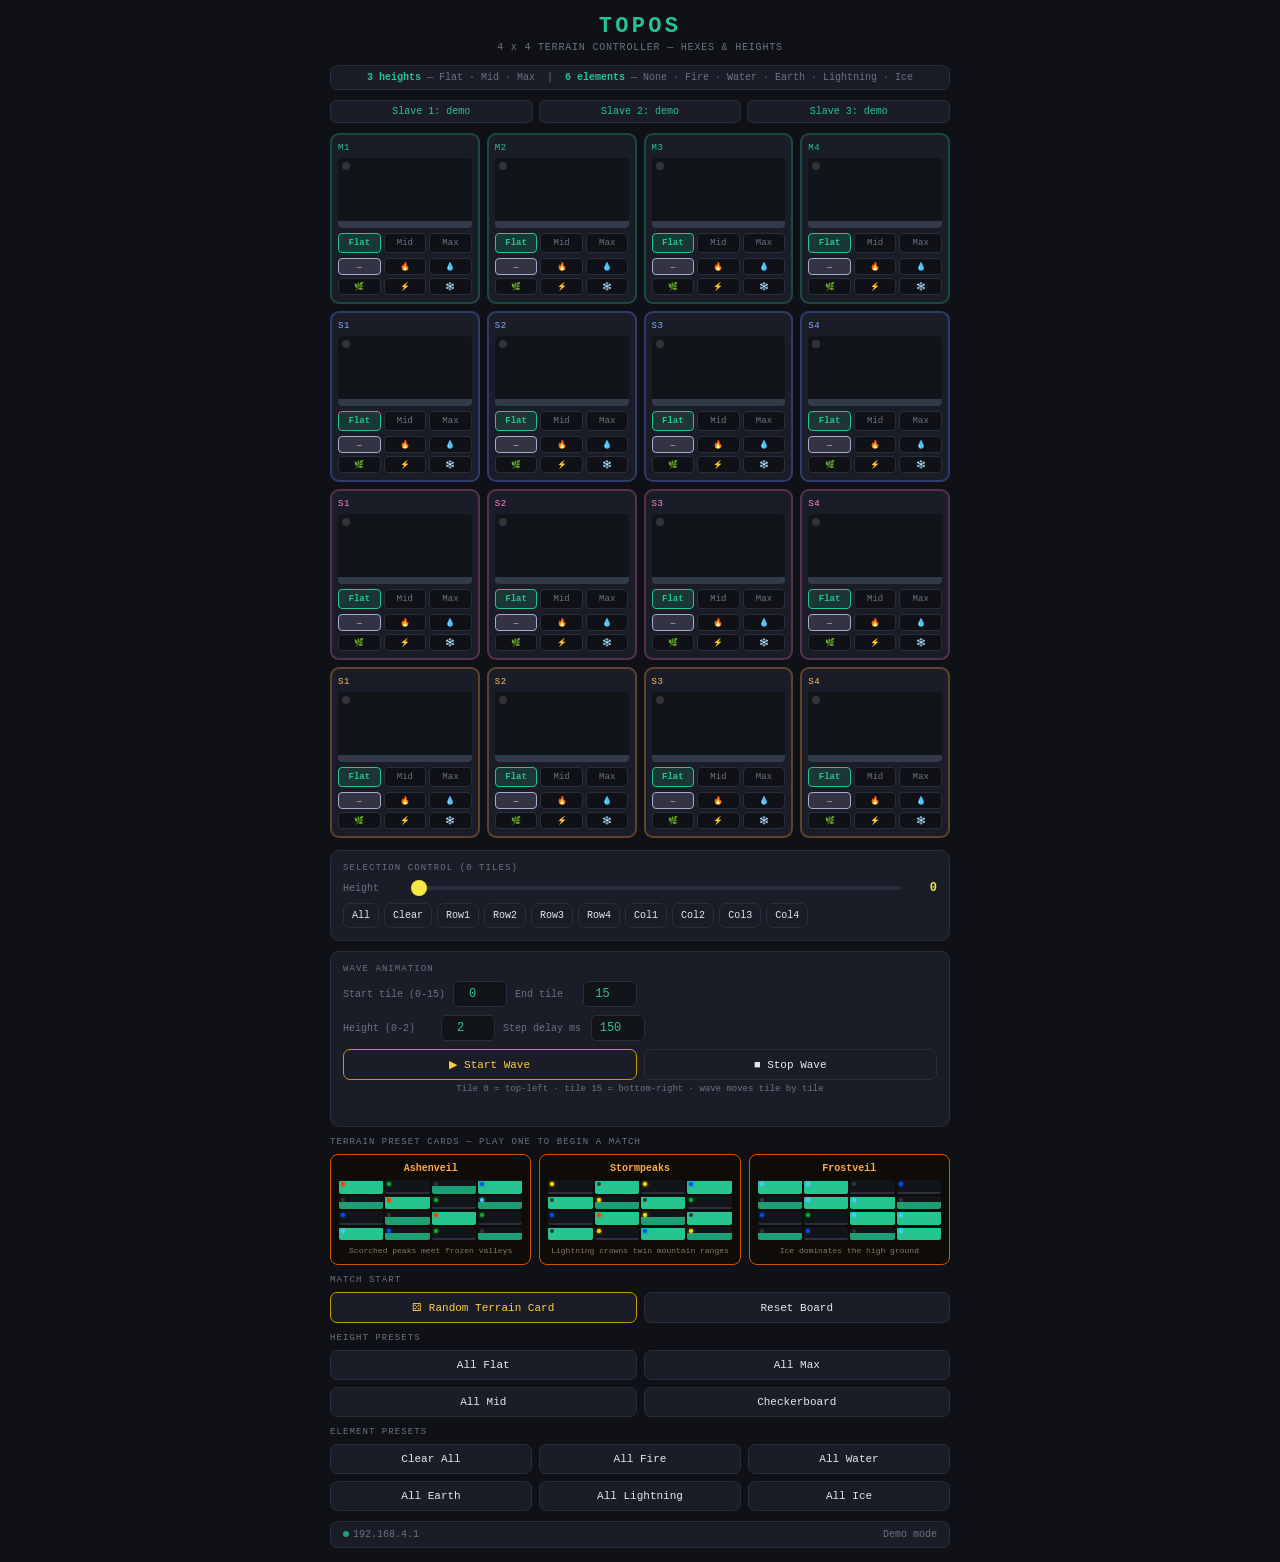
<file: index.html>
<!DOCTYPE html>
<html lang="en">
<head>
<meta charset="UTF-8">
<meta name="viewport" content="width=device-width, initial-scale=1.0">
<title>Topos 4x4</title>
<link rel="stylesheet" href="style.css">
</head>
<body>

<header>
  <h1>TOPOS</h1>
  <p>4 x 4 TERRAIN CONTROLLER — HEXES &amp; HEIGHTS</p>
</header>

<div class="bar">
  <span>3 heights</span> — Flat · Mid · Max &nbsp;|&nbsp;
  <span>6 elements</span> — None · Fire · Water · Earth · Lightning · Ice
</div>

<div class="slaves">
  <div class="slave-pill" id="sl0">Slave 1: --</div>
  <div class="slave-pill" id="sl1">Slave 2: --</div>
  <div class="slave-pill" id="sl2">Slave 3: --</div>
</div>

<div class="board" id="board"></div>

<!-- SELECTION CONTROL -->
<div class="sel-panel">
  <div class="sec-title">
    Selection Control
    <span style="color:var(--muted);font-size:9px;" id="sel-count">(0 tiles)</span>
  </div>
  <div class="sel-row">
    <span class="sel-label">Height</span>
    <input type="range" class="sel-slider" min="0" max="2" value="0"
      id="sel-h" oninput="applyHeightToSelected(parseInt(this.value))">
    <span class="sel-val" id="sel-hv">0</span>
  </div>
  <div class="sel-row" style="margin-top:8px;flex-wrap:wrap;gap:5px;">
    <button class="btn sm" onclick="selectAll()">All</button>
    <button class="btn sm" onclick="clearSel()">Clear</button>
    <button class="btn sm" onclick="selRow(0)">Row1</button>
    <button class="btn sm" onclick="selRow(1)">Row2</button>
    <button class="btn sm" onclick="selRow(2)">Row3</button>
    <button class="btn sm" onclick="selRow(3)">Row4</button>
    <button class="btn sm" onclick="selCol(0)">Col1</button>
    <button class="btn sm" onclick="selCol(1)">Col2</button>
    <button class="btn sm" onclick="selCol(2)">Col3</button>
    <button class="btn sm" onclick="selCol(3)">Col4</button>
  </div>
</div>

<!-- WAVE ANIMATION -->
<div class="wave-panel">
  <div class="sec-title">Wave Animation</div>
  <div class="wave-row">
    <span class="wave-label">Start tile (0-15)</span>
    <input type="number" class="wave-num" id="wv-start" value="0"   min="0" max="15">
    <span class="wave-label" style="min-width:60px;">End tile</span>
    <input type="number" class="wave-num" id="wv-end"   value="15"  min="0" max="15">
  </div>
  <div class="wave-row">
    <span class="wave-label">Height (0-2)</span>
    <input type="number" class="wave-num" id="wv-h"     value="2"   min="0" max="2">
    <span class="wave-label" style="min-width:80px;">Step delay ms</span>
    <input type="number" class="wave-num" id="wv-step"  value="150" min="50" max="2000">
  </div>
  <div class="btn-row">
    <button class="btn preset" onclick="startWave()">▶ Start Wave</button>
    <button class="btn danger" onclick="stopWave()">■ Stop Wave</button>
  </div>
  <div class="wave-hint">Tile 0 = top-left · tile 15 = bottom-right · wave moves tile by tile</div>
  <div id="wave-status"></div>
</div>

<!-- TERRAIN PRESET CARDS -->
<div class="sec">
  <div class="sec-title">Terrain Preset Cards — play one to begin a match</div>
  <div class="preset-cards">
    <div class="pcard" onclick="loadPreset('ashenveil')">
      <div class="pcard-name">Ashenveil</div>
      <div class="pcard-grid" id="pg-ashenveil"></div>
      <div class="pcard-desc">Scorched peaks meet frozen valleys</div>
    </div>
    <div class="pcard" onclick="loadPreset('stormpeaks')">
      <div class="pcard-name">Stormpeaks</div>
      <div class="pcard-grid" id="pg-stormpeaks"></div>
      <div class="pcard-desc">Lightning crowns twin mountain ranges</div>
    </div>
    <div class="pcard" onclick="loadPreset('frostveil')">
      <div class="pcard-name">Frostveil</div>
      <div class="pcard-grid" id="pg-frostveil"></div>
      <div class="pcard-desc">Ice dominates the high ground</div>
    </div>
  </div>
</div>

<!-- MATCH START -->
<div class="sec">
  <div class="sec-title">Match Start</div>
  <div class="btn-row">
    <button class="btn preset" onclick="loadRandom()">⚄ Random Terrain Card</button>
    <button class="btn" onclick="clearAll()">Reset Board</button>
  </div>
</div>

<!-- HEIGHT PRESETS -->
<div class="sec">
  <div class="sec-title">Height presets</div>
  <div class="btn-row">
    <button class="btn" onclick="setAllH(0)">All Flat</button>
    <button class="btn" onclick="setAllH(2)">All Max</button>
    <button class="btn" onclick="setAllH(1)">All Mid</button>
    <button class="btn" onclick="setHPattern([2,0,2,0,0,2,0,2,2,0,2,0,0,2,0,2])">Checkerboard</button>
  </div>
</div>

<!-- ELEMENT PRESETS -->
<div class="sec">
  <div class="sec-title">Element presets</div>
  <div class="btn-row-3">
    <button class="btn"       onclick="setAllE(0)">Clear All</button>
    <button class="btn fire"  onclick="setAllE(1)">All Fire</button>
    <button class="btn water" onclick="setAllE(2)">All Water</button>
    <button class="btn earth" onclick="setAllE(3)">All Earth</button>
    <button class="btn light" onclick="setAllE(4)">All Lightning</button>
    <button class="btn ice"   onclick="setAllE(5)">All Ice</button>
  </div>
</div>

<div class="status-bar">
  <span><span id="sdot"></span>192.168.4.1</span>
  <span id="adc-vals">--</span>
</div>

<script src="script.js"></script>
</body>
</html>
</file>
<file: style.css>
:root {
  --bg:      #0f1117;
  --surface: #1a1d27;
  --border:  #2a2d3a;
  --teal:    #1D9E75;
  --teal-lt: #25c491;
  --text:    #e8e8e8;
  --muted:   #6b7280;
  --red:     #e05555;
  --s1:      #5577ee;
  --s1-lt:   #88aaff;
  --s2:      #cc5599;
  --s2-lt:   #ff88cc;
  --s3:      #dd8833;
  --s3-lt:   #ffbb66;
  --sel:     #f5e642;
  --fire:    #ff3c00;
  --water:   #0050ff;
  --earth:   #00b428;
  --light:   #ffdc00;
  --ice:     #50c8ff;
}

* { box-sizing: border-box; margin: 0; padding: 0; }

body {
  background: var(--bg);
  color: var(--text);
  font-family: 'Courier New', monospace;
  min-height: 100vh;
  padding: 14px 10px;
}

header { text-align: center; margin-bottom: 12px; }
header h1 {
  font-size: 22px; font-weight: 700;
  letter-spacing: 0.15em; color: var(--teal-lt);
}
header p {
  font-size: 10px; color: var(--muted);
  letter-spacing: 0.08em; margin-top: 3px;
}

/* ── Info bar ── */
.bar {
  max-width: 620px; margin: 0 auto 10px;
  background: var(--surface); border: 1px solid var(--border);
  border-radius: 7px; padding: 6px 12px;
  font-size: 10px; color: var(--muted); text-align: center;
}
.bar span { color: var(--teal-lt); font-weight: 700; }

/* ── Slave pills ── */
.slaves {
  max-width: 620px; margin: 0 auto 10px;
  display: grid; grid-template-columns: repeat(3,1fr); gap: 6px;
}
.slave-pill {
  background: var(--surface); border: 1px solid var(--border);
  border-radius: 6px; padding: 5px 8px;
  font-size: 10px; text-align: center; color: var(--muted);
}

/* ── Board grid ── */
.board {
  max-width: 620px; margin: 0 auto 12px;
  display: grid; grid-template-columns: repeat(4,1fr); gap: 7px;
}

.tc {
  background: var(--surface); border: 2px solid var(--border);
  border-radius: 9px; padding: 8px 6px 7px;
  display: flex; flex-direction: column; gap: 5px;
  cursor: pointer; user-select: none; transition: border-color 0.2s;
}
.tc.selected {
  border-color: var(--sel) !important;
  box-shadow: 0 0 8px rgba(245,230,66,0.3);
}
.tc.b-master { border-color: rgba(29,158,117,0.35); }
.tc.b-slave1 { border-color: rgba(85,119,238,0.35); }
.tc.b-slave2 { border-color: rgba(204,85,153,0.35); }
.tc.b-slave3 { border-color: rgba(221,136,51,0.35); }

.tc-num { font-size: 9px; color: var(--muted); letter-spacing: 0.08em; }
.tc-num.m  { color: var(--teal-lt); }
.tc-num.s1 { color: var(--s1-lt); }
.tc-num.s2 { color: var(--s2-lt); }
.tc-num.s3 { color: var(--s3-lt); }

.tc-vis {
  height: 70px; background: #111418;
  border-radius: 4px; position: relative;
  overflow: hidden; display: flex; align-items: flex-end;
}
.tc-fill {
  width: 100%; border-radius: 0 0 3px 3px;
  transition: height 0.4s ease, background 0.3s;
}
.tc-fill.h0 { height: 10%; background: #333a4a; }
.tc-fill.h1 { height: 55%; background: var(--teal); }
.tc-fill.h2 { height: 95%; background: var(--teal-lt); }

.tc-led {
  position: absolute; top: 4px; left: 4px;
  width: 8px; height: 8px; border-radius: 50%;
  background: #333; transition: background 0.3s, box-shadow 0.3s;
}
.tc-wav {
  position: absolute; top: 4px; right: 4px;
  width: 6px; height: 6px; border-radius: 50%;
  background: #ffcc44; opacity: 0; transition: opacity 0.2s;
}
.tc-wav.active { opacity: 1; animation: waveblink 0.5s infinite; }
@keyframes waveblink { 0%,100%{opacity:1} 50%{opacity:0.2} }

/* ── Height buttons ── */
.h-btns { display: grid; grid-template-columns: repeat(3,1fr); gap: 3px; }
.hb {
  border: 1px solid var(--border); border-radius: 4px;
  background: var(--bg); color: var(--muted);
  font-family: 'Courier New', monospace; font-size: 9px;
  padding: 4px 2px; cursor: pointer; text-align: center;
  transition: all 0.1s;
}
.hb:hover { border-color: var(--teal); color: var(--teal-lt); }
.hb.active {
  border-color: var(--teal-lt);
  background: rgba(29,158,117,0.2);
  color: var(--teal-lt); font-weight: 700;
}

/* ── Element buttons ── */
.e-btns { display: grid; grid-template-columns: repeat(3,1fr); gap: 3px; }
.eb {
  border: 1px solid var(--border); border-radius: 4px;
  background: var(--bg); color: var(--muted);
  font-family: 'Courier New', monospace; font-size: 8px;
  padding: 3px 2px; cursor: pointer; text-align: center;
  transition: all 0.1s;
}
.eb:hover { opacity: 0.8; }
.eb.active { font-weight: 700; }
.eb[data-e="0"].active { background:#333344; color:#aaaacc; border-color:#aaaacc; }
.eb[data-e="1"].active { background:#331100; color:#ff3c00; border-color:#ff3c00; box-shadow:0 0 4px #ff3c0066; }
.eb[data-e="2"].active { background:#001133; color:#0050ff; border-color:#0050ff; box-shadow:0 0 4px #0050ff66; }
.eb[data-e="3"].active { background:#002208; color:#00b428; border-color:#00b428; box-shadow:0 0 4px #00b42866; }
.eb[data-e="4"].active { background:#332200; color:#ffdc00; border-color:#ffdc00; box-shadow:0 0 4px #ffdc0066; }
.eb[data-e="5"].active { background:#002233; color:#50c8ff; border-color:#50c8ff; box-shadow:0 0 4px #50c8ff66; }

/* ── Section containers ── */
.sec { max-width: 620px; margin: 0 auto 10px; }
.sec-title {
  font-size: 9px; letter-spacing: 0.12em;
  text-transform: uppercase; color: var(--muted); margin-bottom: 7px;
}

/* ── Buttons ── */
.btn-row   { display: grid; grid-template-columns: repeat(2,1fr); gap: 7px; }
.btn-row-3 { display: grid; grid-template-columns: repeat(3,1fr); gap: 7px; }

.btn {
  background: var(--surface); border: 1px solid var(--border);
  border-radius: 7px; color: var(--text);
  font-family: 'Courier New', monospace; font-size: 11px;
  padding: 8px 10px; cursor: pointer;
  transition: border-color 0.15s, background 0.15s;
  text-align: center;
}
.btn:hover         { border-color: var(--teal);  background: rgba(29,158,117,0.12); color: var(--teal-lt); }
.btn.sm            { padding: 6px 8px; font-size: 10px; }
.btn.preset        { border-color: #cc9900; color: #ffcc44; }
.btn.preset:hover  { background: rgba(204,153,0,0.15); border-color: #ffcc44; }
.btn.danger:hover  { border-color: var(--red); background: rgba(224,85,85,0.1); color: var(--red); }
.btn.fire:hover    { border-color: var(--fire);  background: rgba(255,60,0,0.1);   color: var(--fire); }
.btn.water:hover   { border-color: var(--water); background: rgba(0,80,255,0.1);   color: var(--water); }
.btn.earth:hover   { border-color: var(--earth); background: rgba(0,180,40,0.1);   color: var(--earth); }
.btn.light:hover   { border-color: var(--light); background: rgba(255,220,0,0.1);  color: var(--light); }
.btn.ice:hover     { border-color: var(--ice);   background: rgba(80,200,255,0.1); color: var(--ice); }

/* ── Selection panel ── */
.sel-panel {
  max-width: 620px; margin: 0 auto 10px;
  background: var(--surface); border: 1px solid var(--border);
  border-radius: 9px; padding: 12px;
}
.sel-row { display: flex; align-items: center; gap: 8px; flex-wrap: wrap; margin-top: 8px; }
.sel-label { font-size: 10px; color: var(--muted); min-width: 60px; }
.sel-slider {
  flex: 1; min-width: 100px; appearance: none; -webkit-appearance: none;
  height: 4px; background: var(--border); border-radius: 2px; outline: none;
}
.sel-slider::-webkit-slider-thumb {
  -webkit-appearance: none; width: 16px; height: 16px;
  border-radius: 50%; background: var(--sel); cursor: pointer;
}
.sel-val { font-size: 12px; color: var(--sel); width: 28px; text-align: right; font-weight: 700; }

/* ── Wave panel ── */
.wave-panel {
  max-width: 620px; margin: 0 auto 10px;
  background: var(--surface); border: 1px solid var(--border);
  border-radius: 9px; padding: 12px;
}
.wave-row { display: flex; align-items: center; gap: 8px; flex-wrap: wrap; margin-bottom: 8px; }
.wave-label { font-size: 10px; color: var(--muted); min-width: 90px; }
.wave-num {
  width: 54px; background: #111418; border: 1px solid var(--border);
  border-radius: 5px; color: var(--teal-lt);
  font-family: 'Courier New', monospace; font-size: 12px;
  padding: 5px 6px; text-align: center;
}
.wave-num:focus { outline: none; border-color: var(--teal); }
#wave-status {
  font-size: 10px; color: var(--muted);
  margin-top: 6px; min-height: 14px; text-align: center;
}
.wave-hint { font-size: 9px; color: var(--muted); margin-top: 4px; text-align: center; }

/* ── Preset cards ── */
.preset-cards {
  display: grid; grid-template-columns: repeat(3,1fr);
  gap: 8px; max-width: 620px; margin: 0 auto 10px;
}
.pcard {
  background: #0f0c08; border: 1px solid #cc5500;
  border-radius: 8px; padding: 8px; cursor: pointer;
  transition: border-color 0.2s, box-shadow 0.2s;
}
.pcard:hover { border-color: #ffaa44; box-shadow: 0 0 10px #cc550044; }
.pcard-name { font-size: 10px; font-weight: 700; color: #ffaa44; margin-bottom: 6px; text-align: center; }
.pcard-grid {
  display: grid; grid-template-columns: repeat(4,1fr);
  grid-template-rows: repeat(4,1fr); gap: 2px; height: 60px;
}
.pcell { border-radius: 2px; position: relative; overflow: hidden; display: flex; align-items: flex-end; }
.pcell-fill { width: 100%; border-radius: 0 0 1px 1px; }
.pcell-dot { position: absolute; top: 2px; left: 2px; width: 4px; height: 4px; border-radius: 50%; }
.pcard-desc { font-size: 8px; color: #887766; margin-top: 5px; text-align: center; line-height: 1.4; }

/* ── Status bar ── */
.status-bar {
  max-width: 620px; margin: 0 auto;
  background: var(--surface); border: 1px solid var(--border);
  border-radius: 7px; padding: 7px 12px; font-size: 10px; color: var(--muted);
  display: flex; justify-content: space-between; align-items: center;
}
#sdot {
  width: 6px; height: 6px; border-radius: 50%;
  background: var(--teal); display: inline-block; margin-right: 4px;
  animation: pulse 2s infinite;
}
@keyframes pulse { 0%,100%{opacity:1} 50%{opacity:0.3} }
</file>
